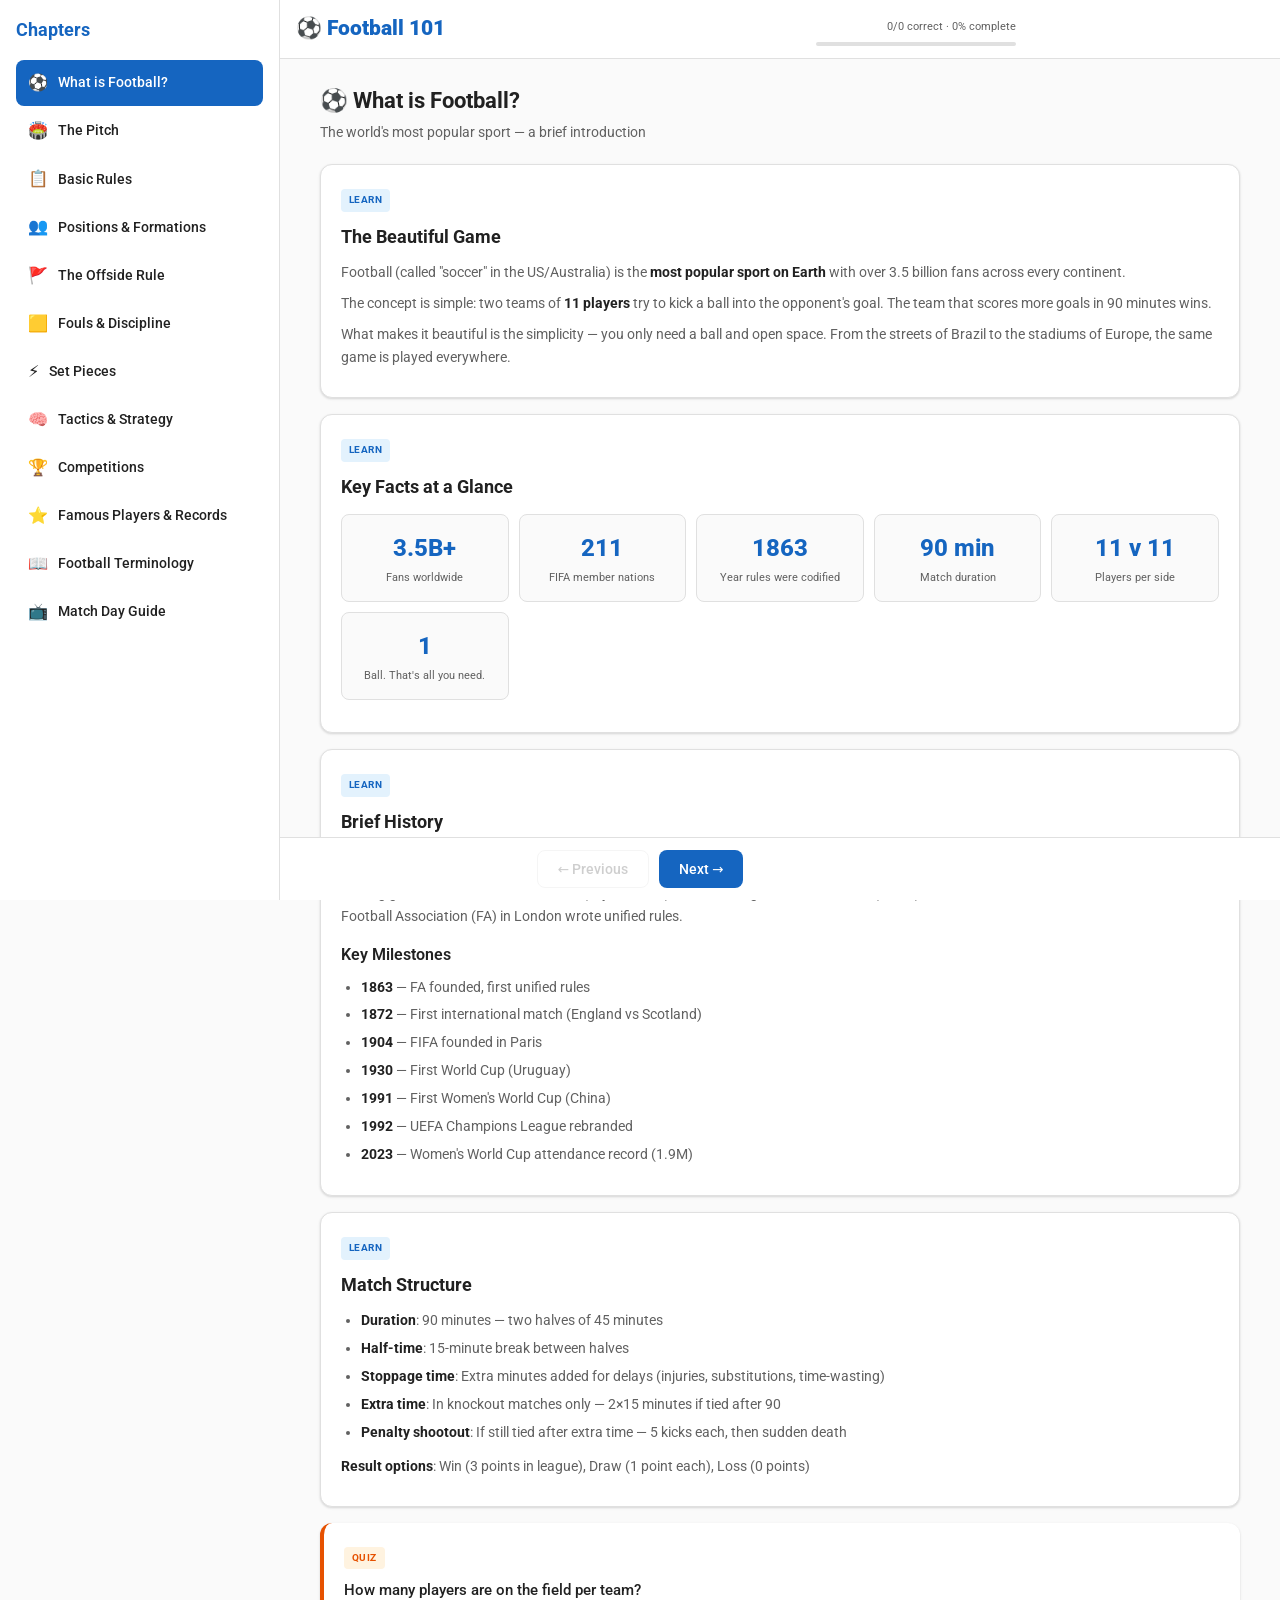
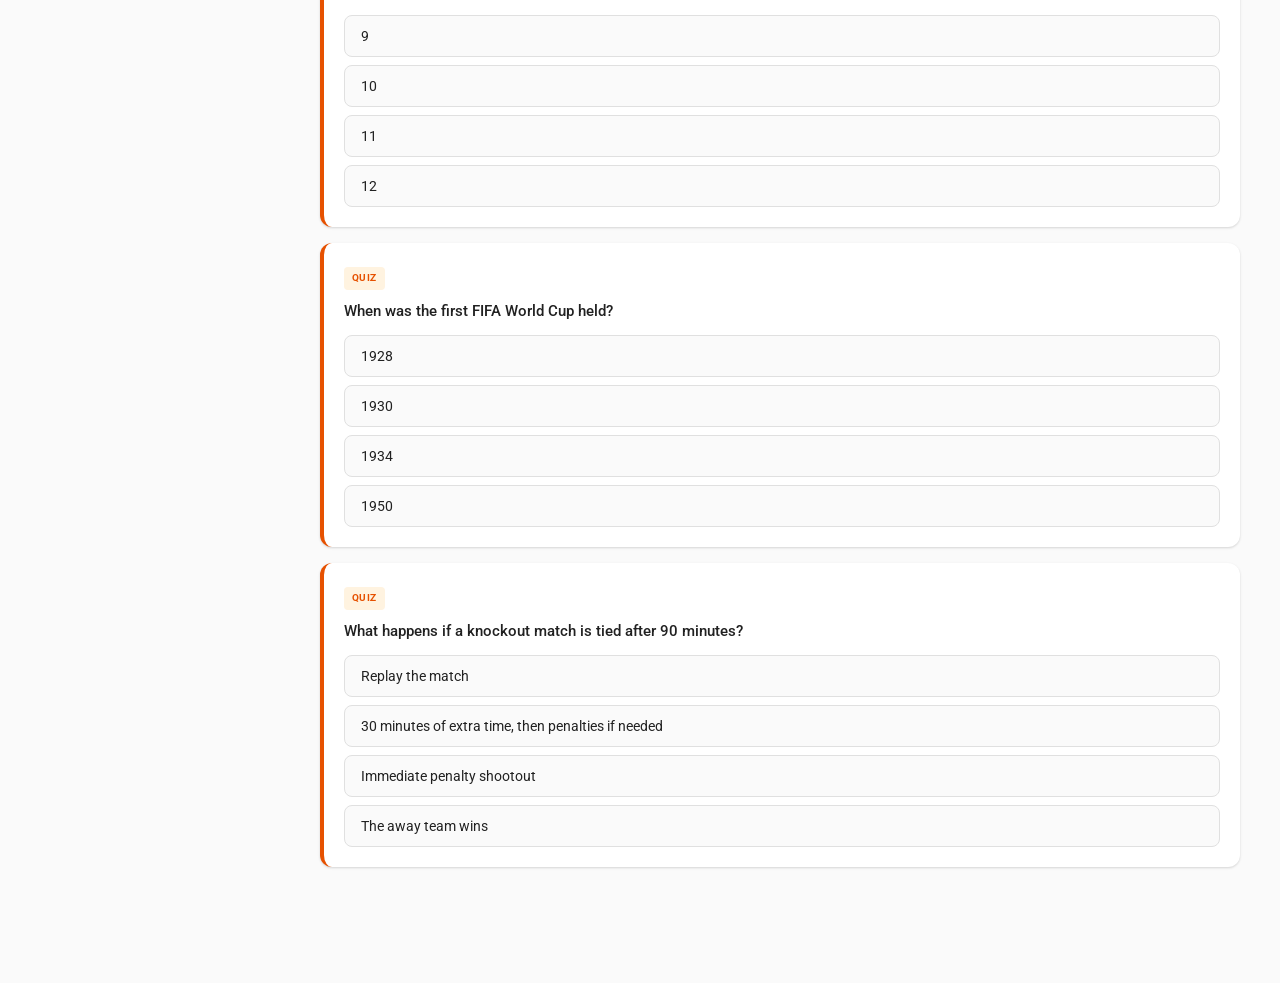
<file: index.html>
<!DOCTYPE html>
<html lang="en">
<head>
<meta charset="UTF-8">
<meta name="viewport" content="width=device-width,initial-scale=1">
<title>Football 101 — Learn the Beautiful Game</title>
<meta name="description" content="A comprehensive interactive tutorial to learn football from scratch — rules, positions, tactics, history, and more.">
<link href="https://fonts.googleapis.com/css2?family=Roboto:wght@400;500;700;900&display=swap" rel="stylesheet">
<link rel="stylesheet" href="css/style.css">
</head>
<body>
<div id="app">
  <header class="app-header">
    <div class="header-content">
      <h1 class="logo">⚽ Football 101</h1>
      <div class="progress-wrap">
        <span class="progress-text" id="progress-text">0% complete</span>
        <div class="progress-bar"><div class="progress-fill" id="progress-fill"></div></div>
      </div>
    </div>
  </header>
  <nav class="sidebar" id="sidebar">
    <div class="sidebar-header">
      <h2>Chapters</h2>
      <button class="sidebar-close" id="sidebar-close">✕</button>
    </div>
    <ul class="nav-list" id="nav-list"></ul>
  </nav>
  <div class="sidebar-overlay" id="sidebar-overlay"></div>
  <main class="main-content" id="main-content">
    <div class="section-container" id="section-container"></div>
    <div class="nav-buttons">
      <button class="btn btn-outline" id="prev-btn" onclick="navigateSection(-1)">← Previous</button>
      <button class="btn btn-menu" id="menu-btn" onclick="toggleSidebar()">☰ Chapters</button>
      <button class="btn btn-primary" id="next-btn" onclick="navigateSection(1)">Next →</button>
    </div>
  </main>
</div>
<script src="js/data.js"></script>
<script src="js/app.js"></script>
</body>
</html>
</file>
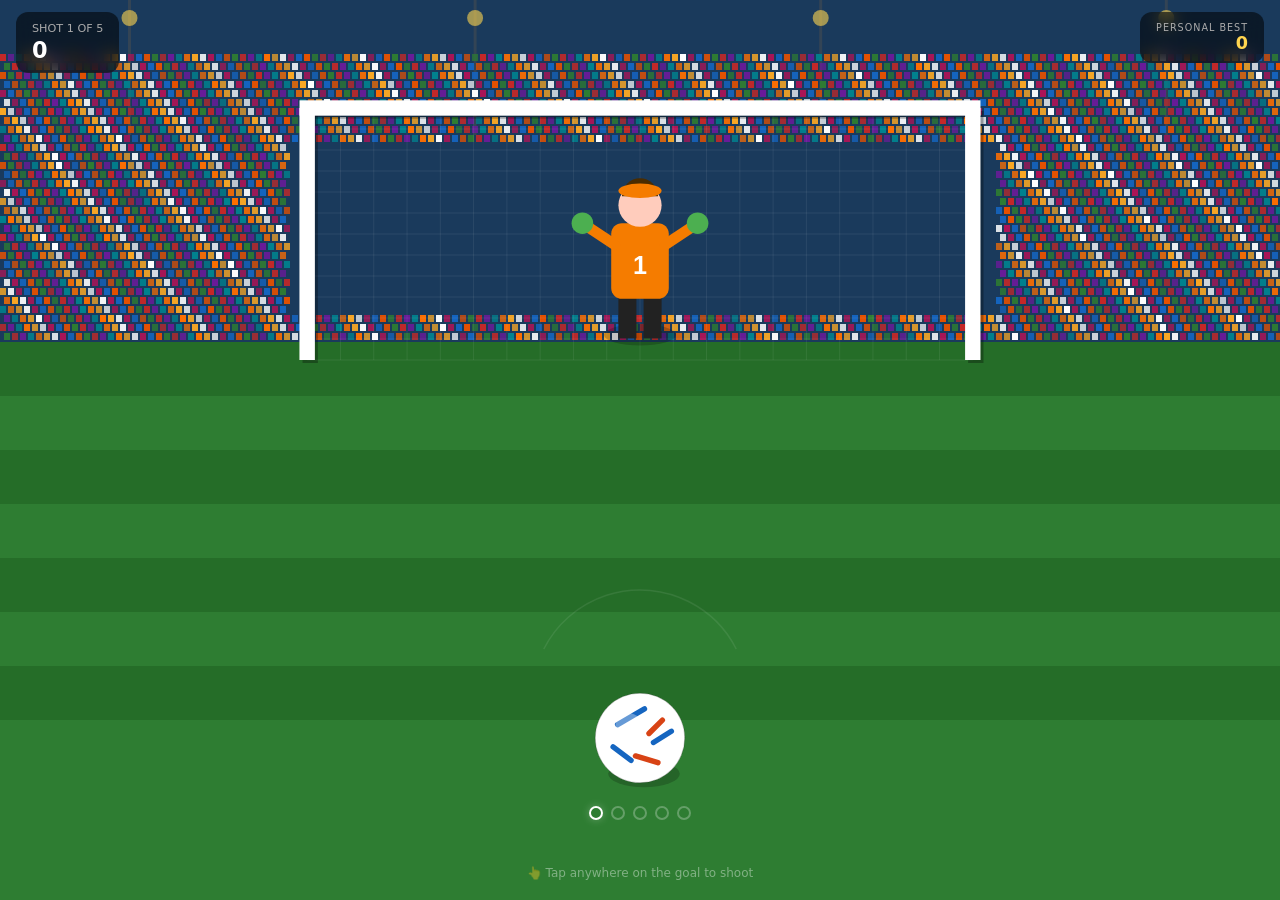
<file: game.html>
<!DOCTYPE html>
<html lang="en">
<head>
<meta charset="UTF-8">
<meta name="viewport" content="width=device-width,initial-scale=1,user-scalable=no">
<title>Penalty Shootout ⚽</title>
<style>
*{box-sizing:border-box;margin:0;padding:0;touch-action:manipulation;-webkit-tap-highlight-color:transparent}
body{font-family:'Segoe UI',system-ui,sans-serif;background:#0a1628;color:#fff;min-height:100vh;overflow:hidden;user-select:none}
canvas{display:block;width:100vw;height:100vh;position:fixed;top:0;left:0}

/* HUD */
.hud{position:fixed;top:0;left:0;right:0;display:flex;justify-content:space-between;align-items:flex-start;padding:12px 16px;z-index:10;pointer-events:none}
.hud-left,.hud-right{background:rgba(0,0,0,.55);backdrop-filter:blur(8px);border-radius:12px;padding:10px 16px}
.hud-left .shots{font-size:.7em;color:#aaa;margin-bottom:2px}
.hud-left .score{font-size:1.4em;font-weight:800}
.hud-right{text-align:right}
.hud-right .label{font-size:.6em;color:#aaa;text-transform:uppercase;letter-spacing:1px}
.hud-right .best{font-size:1.1em;font-weight:700;color:#ffd54f}

/* Shot indicators */
.shot-dots{position:fixed;bottom:80px;left:50%;transform:translateX(-50%);display:flex;gap:8px;z-index:10;pointer-events:none}
.dot{width:14px;height:14px;border-radius:50%;border:2px solid #fff4;background:transparent;transition:all .3s}
.dot.goal{background:#4caf50;border-color:#4caf50;box-shadow:0 0 8px #4caf50}
.dot.miss{background:#f44336;border-color:#f44336;box-shadow:0 0 8px #f44336}
.dot.current{border-color:#fff;box-shadow:0 0 8px #fff4}

/* Messages */
.flash{position:fixed;top:50%;left:50%;transform:translate(-50%,-50%) scale(0);z-index:20;pointer-events:none;text-align:center;transition:transform .2s cubic-bezier(.17,.67,.26,1.4),opacity .3s}
.flash.show{transform:translate(-50%,-50%) scale(1)}
.flash.hide{transform:translate(-50%,-50%) scale(0.8);opacity:0}
.flash h1{font-size:3em;font-weight:900;text-shadow:0 4px 20px rgba(0,0,0,.6)}
.flash p{font-size:1.1em;color:#ddd;margin-top:4px}

/* End screen */
.end-screen{position:fixed;inset:0;background:rgba(5,10,25,.92);backdrop-filter:blur(12px);z-index:30;display:none;flex-direction:column;align-items:center;justify-content:center;gap:12px;text-align:center}
.end-screen.show{display:flex}
.end-screen .emoji{font-size:4em;margin-bottom:8px}
.end-screen h2{font-size:2em;font-weight:800}
.end-screen .result{font-size:1.4em;color:#ffd54f;font-weight:600}
.end-screen .stats{font-size:.8em;color:#999;margin-top:8px}
.end-screen .stats span{color:#ddd}
.play-btn{margin-top:20px;padding:14px 40px;border:none;border-radius:12px;background:#1565c0;color:#fff;font-size:1.1em;font-weight:700;cursor:pointer;transition:transform .1s,background .15s}
.play-btn:hover{background:#1976d2;transform:scale(1.03)}
.play-btn:active{transform:scale(0.97)}

/* Aim instruction */
.aim-hint{position:fixed;bottom:20px;left:50%;transform:translateX(-50%);font-size:.75em;color:#ffffff66;z-index:10;pointer-events:none;transition:opacity .3s}
.aim-hint.hide{opacity:0}

/* Power bar */
.power-wrap{position:fixed;right:16px;top:50%;transform:translateY(-50%);width:16px;height:160px;background:rgba(0,0,0,.4);border-radius:8px;z-index:10;overflow:hidden;display:none;border:1px solid #fff2}
.power-wrap.show{display:block}
.power-fill{position:absolute;bottom:0;left:0;right:0;background:#4caf50;border-radius:6px;transition:height .05s}
</style>
</head>
<body>
<canvas id="c"></canvas>
<div class="hud">
  <div class="hud-left"><div class="shots" id="hud-shots">SHOT 1 OF 5</div><div class="score" id="hud-score">0</div></div>
  <div class="hud-right"><div class="label">Personal Best</div><div class="best" id="hud-best">0</div></div>
</div>
<div class="shot-dots" id="dots"></div>
<div class="flash" id="flash"><h1 id="flash-title"></h1><p id="flash-sub"></p></div>
<div class="end-screen" id="endscreen">
  <div class="emoji" id="end-emoji">🏆</div>
  <h2 id="end-title">Incredible!</h2>
  <div class="result" id="end-result">5 / 5</div>
  <div class="stats" id="end-stats"></div>
  <button class="play-btn" onclick="startGame()">Play Again</button>
</div>
<div class="aim-hint" id="aim-hint">👆 Tap anywhere on the goal to shoot</div>
<script>
// ====== CANVAS SETUP ======
const C=document.getElementById('c'),X=C.getContext('2d');
let W,H,dpr;
function resize(){
  dpr=window.devicePixelRatio||1;
  W=window.innerWidth;H=window.innerHeight;
  C.width=W*dpr;C.height=H*dpr;
  X.setTransform(dpr,0,0,dpr,0,0);
}
window.addEventListener('resize',()=>{resize();render();});
resize();

// ====== GAME STATE ======
const TOTAL=5;
let shot=0,goals=0,results=[],state='aim'; // aim, power, fly, result, done
let aimX=0.5,aimY=0.5; // 0-1 within goal
let gkDive=0,gkDiveT=0;
let ballT=0,ballStart,ballEnd;
let flashTimeout;

// ====== FIELD GEOMETRY (responsive) ======
function geo(){
  const gw=W*0.52,gh=H*0.28;
  const gx=(W-gw)/2,gy=H*0.12;
  const ballY=H*0.82;
  return{gx,gy,gw,gh,ballX:W/2,ballY,cx:W/2,cy:gy+gh/2};
}

// ====== RENDERING ======
function render(){
  const g=geo();
  // Sky gradient (solid color as user prefers)
  X.fillStyle='#1a3a5c';X.fillRect(0,0,W,H*0.45);
  // Stadium lights
  drawLights(g);
  // Crowd
  drawCrowd(g);
  // Grass
  X.fillStyle='#2e7d32';X.fillRect(0,H*0.38,W,H*0.62);
  drawGrassStripes(g);
  // Goal structure
  drawGoal(g);
  // Goalkeeper
  drawKeeper(g);
  // Ball
  drawBall(g);
  // Aim reticle
  if(state==='aim')drawReticle(g);
}

function drawLights(g){
  // Stadium floodlights
  for(let i=0;i<4;i++){
    const x=W*0.1+i*(W*0.27);
    X.fillStyle='#334455';X.fillRect(x,0,3,H*0.15);
    X.fillStyle='#ffd54f';X.globalAlpha=0.6;
    X.beginPath();X.arc(x+1.5,H*0.02,8,0,Math.PI*2);X.fill();
    X.globalAlpha=1;
  }
}

function drawCrowd(g){
  const startY=H*0.06,endY=H*0.38;
  const rows=Math.floor((endY-startY)/9);
  const cols=Math.floor(W/8);
  const colors=['#c62828','#1565c0','#f9a825','#6a1b9a','#e65100','#fff','#00838f','#2e7d32','#ad1457','#ff6f00'];
  // Draw crowd as colored blocks (like a real stadium)
  for(let r=0;r<rows;r++){
    for(let c=0;c<cols;c++){
      const x=c*8+(r%2)*4;
      const y=startY+r*9;
      // Gap for goal area
      if(y>H*0.15&&y<H*0.35&&x>g.gx-20&&x<g.gx+g.gw+20)continue;
      const ci=(r*7+c*3)%colors.length;
      X.fillStyle=colors[ci];
      X.globalAlpha=0.7+Math.random()*0.3;
      X.fillRect(x,y,6,7);
      // Animated cheering after goal
      if(state==='result'&&results[results.length-1]==='goal'&&Math.random()>0.7){
        X.fillRect(x+1,y-4,2,4);// raised arm
      }
    }
  }
  X.globalAlpha=1;
}

function drawGrassStripes(g){
  X.fillStyle='#256d28';
  const stripeH=H*0.06;
  for(let i=0;i<8;i+=2){
    X.fillRect(0,H*0.38+i*stripeH,W,stripeH);
  }
  // Penalty spot
  X.fillStyle='#fff';
  X.beginPath();X.arc(g.ballX,g.ballY-40,3,0,Math.PI*2);X.fill();
  // Penalty arc hint
  X.strokeStyle='#ffffff15';X.lineWidth=1.5;
  X.beginPath();X.arc(g.ballX,g.ballY-40,H*0.12,Math.PI*1.15,Math.PI*1.85);X.stroke();
}

function drawGoal(g){
  const{gx,gy,gw,gh}=g;
  // Net - more realistic mesh
  X.strokeStyle='#ffffff18';X.lineWidth=0.8;
  const netCols=20,netRows=12;
  for(let i=0;i<=netCols;i++){
    const x=gx+i*(gw/netCols);
    X.beginPath();X.moveTo(x,gy);X.lineTo(x,gy+gh);X.stroke();
  }
  for(let i=0;i<=netRows;i++){
    const y=gy+i*(gh/netRows);
    X.beginPath();X.moveTo(gx,y);X.lineTo(gx+gw,y);X.stroke();
  }
  // Goal frame with thickness
  const postW=Math.max(5,W*0.012);
  // Shadow
  X.fillStyle='rgba(0,0,0,.3)';
  X.fillRect(gx-postW/2+3,gy+3,postW,gh);
  X.fillRect(gx+gw-postW/2+3,gy+3,postW,gh);
  X.fillRect(gx+3,gy-postW/2+3,gw,postW);
  // White posts
  X.fillStyle='#fff';
  X.fillRect(gx-postW/2,gy,postW,gh);// left post
  X.fillRect(gx+gw-postW/2,gy,postW,gh);// right post
  X.fillRect(gx-postW/2,gy-postW/2,gw+postW,postW);// crossbar
  // Post highlights (3D effect)
  X.fillStyle='rgba(255,255,255,.3)';
  X.fillRect(gx-postW/2,gy,postW*0.4,gh);
  X.fillRect(gx+gw-postW/2,gy,postW*0.4,gh);
}

function drawKeeper(g){
  const{gx,gy,gw,gh}=g;
  const kx=gx+gw/2;
  const ky=gy+gh*0.6;
  const kScale=Math.min(W,H)/500;
  // Dive animation
  let dx=0,dy=0,angle=0,armSpread=1;
  if(state==='fly'||state==='result'){
    const t=Math.min(1,gkDiveT);
    const ease=t<0.5?2*t*t:1-Math.pow(-2*t+2,2)/2;
    dx=gkDive*gw*0.35*ease;
    dy=-gh*0.1*Math.sin(t*Math.PI);
    angle=gkDive*0.4*ease;
    armSpread=1+ease*1.5;
  }
  X.save();X.translate(kx+dx,ky+dy);X.rotate(angle);X.scale(kScale,kScale);
  // Shadow
  X.fillStyle='rgba(0,0,0,.2)';X.beginPath();X.ellipse(0,42,20,6,0,0,Math.PI*2);X.fill();
  // Legs
  X.fillStyle='#222';X.fillRect(-12,20,10,24);X.fillRect(2,20,10,24);
  // Body (GK jersey - bright color)
  X.fillStyle='#f57c00';
  X.beginPath();X.roundRect(-16,-20,32,42,6);X.fill();
  // Jersey number
  X.fillStyle='#fff';X.font='bold 14px sans-serif';X.textAlign='center';X.fillText('1',0,8);
  // Arms
  X.strokeStyle='#f57c00';X.lineWidth=6;X.lineCap='round';
  X.beginPath();X.moveTo(-14,-8);X.lineTo(-14-18*armSpread,-20*armSpread);X.stroke();
  X.beginPath();X.moveTo(14,-8);X.lineTo(14+18*armSpread,-20*armSpread);X.stroke();
  // Gloves
  X.fillStyle='#4caf50';
  X.beginPath();X.arc(-14-18*armSpread,-20*armSpread,6,0,Math.PI*2);X.fill();
  X.beginPath();X.arc(14+18*armSpread,-20*armSpread,6,0,Math.PI*2);X.fill();
  // Head
  X.fillStyle='#ffccbc';X.beginPath();X.arc(0,-30,12,0,Math.PI*2);X.fill();
  // Hair
  X.fillStyle='#4a2c00';X.beginPath();X.arc(0,-35,10,Math.PI,Math.PI*2);X.fill();
  // Cap
  X.fillStyle='#f57c00';X.beginPath();X.ellipse(0,-38,12,4,0,0,Math.PI*2);X.fill();
  X.restore();
}

function drawBall(g){
  let bx,by,bScale=1,rot=0;
  if(state==='aim'){
    bx=g.ballX;by=g.ballY;
  }else if(state==='fly'){
    const t=ballT;
    const ease=t;// linear for ball
    bx=ballStart.x+(ballEnd.x-ballStart.x)*ease;
    by=ballStart.y+(ballEnd.y-ballStart.y)*ease-Math.sin(t*Math.PI)*H*0.12;
    bScale=1-t*0.45;// perspective shrink
    rot=t*8;
  }else if(state==='result'){
    bx=ballEnd.x;by=ballEnd.y;bScale=0.55;
  }else return;
  const r=Math.max(12,W*0.035)*bScale;
  X.save();X.translate(bx,by);X.rotate(rot);
  // Ball shadow
  X.fillStyle='rgba(0,0,0,.2)';X.beginPath();X.ellipse(4,r*0.8,r*0.8,r*0.3,0,0,Math.PI*2);X.fill();
  // White ball
  X.fillStyle='#fff';X.beginPath();X.arc(0,0,r,0,Math.PI*2);X.fill();
  // FIFA 2026 Connected ball design - angular panels in blue and red/coral
  X.lineWidth=r*0.12;X.lineCap='round';
  // Blue strokes
  X.strokeStyle='#1565c0';
  X.beginPath();X.moveTo(-r*0.5,-r*0.3);X.lineTo(r*0.1,-r*0.65);X.stroke();
  X.beginPath();X.moveTo(r*0.3,r*0.1);X.lineTo(r*0.7,-r*0.15);X.stroke();
  X.beginPath();X.moveTo(-r*0.2,r*0.5);X.lineTo(-r*0.6,r*0.2);X.stroke();
  // Red/coral strokes
  X.strokeStyle='#d84315';
  X.beginPath();X.moveTo(-r*0.1,r*0.4);X.lineTo(r*0.4,r*0.55);X.stroke();
  X.beginPath();X.moveTo(r*0.5,-r*0.4);X.lineTo(r*0.2,-r*0.1);X.stroke();
  // Outline
  X.strokeStyle='#0003';X.lineWidth=1;X.beginPath();X.arc(0,0,r,0,Math.PI*2);X.stroke();
  // Shine
  X.fillStyle='rgba(255,255,255,.35)';X.beginPath();X.arc(-r*0.25,-r*0.25,r*0.3,0,Math.PI*2);X.fill();
  X.restore();
}

function drawReticle(g){
  if(!aimPos)return;
  const{gx,gy,gw,gh}=g;
  const tx=gx+aimX*gw,ty=gy+aimY*gh;
  // Dashed line from ball to target
  X.setLineDash([6,6]);X.strokeStyle='#ffffff40';X.lineWidth=1.5;
  X.beginPath();X.moveTo(g.ballX,g.ballY);X.lineTo(tx,ty);X.stroke();
  X.setLineDash([]);
  // Crosshair
  X.strokeStyle='#fff';X.lineWidth=2;
  const s=14;
  X.beginPath();X.arc(tx,ty,s,0,Math.PI*2);X.stroke();
  X.beginPath();X.moveTo(tx-s*1.4,ty);X.lineTo(tx-s*0.6,ty);X.stroke();
  X.beginPath();X.moveTo(tx+s*0.6,ty);X.lineTo(tx+s*1.4,ty);X.stroke();
  X.beginPath();X.moveTo(tx,ty-s*1.4);X.lineTo(tx,ty-s*0.6);X.stroke();
  X.beginPath();X.moveTo(tx,ty+s*0.6);X.lineTo(tx,ty+s*1.4);X.stroke();
  // Glow
  X.fillStyle='rgba(255,255,255,.06)';X.beginPath();X.arc(tx,ty,s*2,0,Math.PI*2);X.fill();
}

// ====== INPUT ======
let aimPos=null;
function inputPos(e){
  const cx=e.touches?e.touches[0].clientX:e.clientX;
  const cy=e.touches?e.touches[0].clientY:e.clientY;
  return{x:cx,y:cy};
}
function updateAim(pos){
  const g=geo();
  aimX=Math.max(0,Math.min(1,(pos.x-g.gx)/g.gw));
  aimY=Math.max(0,Math.min(1,(pos.y-g.gy)/g.gh));
  aimPos=pos;
}
C.addEventListener('mousemove',e=>{if(state==='aim'){updateAim(inputPos(e));render();}});
C.addEventListener('touchmove',e=>{if(state==='aim'){e.preventDefault();updateAim(inputPos(e));render();}},{passive:false});
C.addEventListener('click',e=>{if(state==='aim')takeShot(inputPos(e));});
C.addEventListener('touchend',e=>{if(state==='aim'&&aimPos)takeShot(aimPos);});

// ====== SHOT LOGIC ======
function takeShot(pos){
  const g=geo();
  updateAim(pos);
  document.getElementById('aim-hint').classList.add('hide');
  // Ball target (in goal coordinates)
  ballStart={x:g.ballX,y:g.ballY};
  ballEnd={x:g.gx+aimX*g.gw,y:g.gy+aimY*g.gh};
  // GK decision
  const relX=aimX-0.5;// -0.5 to 0.5
  const difficulty=0.45;// GK guesses right 45% of time
  if(Math.random()<difficulty){
    gkDive=relX>0.1?1:relX<-0.1?-1:0;
  }else{
    gkDive=(Math.random()-0.5)*2;// random dive
  }
  // Determine outcome
  const cornerDist=Math.abs(relX);
  const heightDist=Math.abs(aimY-0.5);
  const gkReach=0.35+Math.random()*0.2;
  let saved=false;
  if(Math.abs(gkDive-relX*2)<gkReach&&heightDist<0.6){
    saved=true;
  }
  // Post chance (near edges)
  const hitPost=(cornerDist>0.42||aimY<0.05||aimY>0.92)&&Math.random()<0.15;
  // Miss chance (if aiming way outside)
  const missed=aimY<-0.05||aimY>1.05||aimX<-0.05||aimX>1.05;
  // Animate
  state='fly';ballT=0;gkDiveT=0;
  const startTime=performance.now();
  function animate(now){
    const elapsed=(now-startTime)/500;
    ballT=Math.min(1,elapsed);
    gkDiveT=Math.min(1,elapsed*1.2);
    render();
    if(ballT<1){requestAnimationFrame(animate);}
    else{resolveShot(saved,hitPost,missed);}
  }
  requestAnimationFrame(animate);
}

function resolveShot(saved,hitPost,missed){
  state='result';shot++;
  let outcome;
  if(missed){
    outcome='miss';showFlash('😬 MISS!','Wide of the goal',2000);
  }else if(hitPost){
    outcome='miss';showFlash('💥 POST!','Agonizingly close!',2000);
  }else if(saved){
    outcome='miss';showFlash('🧤 SAVED!','Great stop by the keeper',2000);
  }else{
    outcome='goal';goals++;showFlash('⚽ GOOOAL!','',2000);
  }
  results.push(outcome);
  updateHUD();
  // Next shot or end
  setTimeout(()=>{
    if(shot>=TOTAL){endGame();}
    else{state='aim';aimPos=null;render();}
  },2200);
}

// ====== UI HELPERS ======
function showFlash(title,sub,dur){
  const el=document.getElementById('flash');
  document.getElementById('flash-title').textContent=title;
  document.getElementById('flash-sub').textContent=sub;
  el.classList.remove('hide');el.classList.add('show');
  clearTimeout(flashTimeout);
  flashTimeout=setTimeout(()=>{el.classList.remove('show');el.classList.add('hide');},dur);
}

function updateHUD(){
  document.getElementById('hud-shots').textContent=`SHOT ${Math.min(shot+1,TOTAL)} OF ${TOTAL}`;
  document.getElementById('hud-score').textContent=goals;
  document.getElementById('hud-best').textContent=getBest();
  // Dots
  let dots='';
  for(let i=0;i<TOTAL;i++){
    let cls='dot';
    if(i<results.length)cls+=' '+(results[i]==='goal'?'goal':'miss');
    else if(i===results.length)cls+=' current';
    dots+=`<div class="${cls}"></div>`;
  }
  document.getElementById('dots').innerHTML=dots;
}

function getBest(){return parseInt(localStorage.getItem('pk_best')||'0');}
function getGames(){return parseInt(localStorage.getItem('pk_games')||'0');}
function getTotalGoals(){return parseInt(localStorage.getItem('pk_goals')||'0');}

function endGame(){
  state='done';
  const best=getBest();const newBest=goals>best;
  if(newBest)localStorage.setItem('pk_best',goals);
  localStorage.setItem('pk_games',getGames()+1);
  localStorage.setItem('pk_goals',getTotalGoals()+goals);
  const emoji=goals>=5?'🏆':goals>=4?'🌟':goals>=3?'👏':goals>=2?'😐':'😬';
  const titles=['Ouch...','Needs Practice','Decent','Clinical!','Superb!','PERFECT! 🎉'];
  document.getElementById('end-emoji').textContent=emoji;
  document.getElementById('end-title').textContent=titles[goals]||'';
  document.getElementById('end-result').textContent=`${goals} / ${TOTAL} Goals`;
  document.getElementById('end-stats').innerHTML=
    `${newBest?'🎉 NEW BEST! · ':''}Best: <span>${Math.max(best,goals)}</span> · Games: <span>${getGames()}</span> · Career goals: <span>${getTotalGoals()}</span>`;
  document.getElementById('endscreen').classList.add('show');
}

function startGame(){
  shot=0;goals=0;results=[];state='aim';aimPos=null;gkDive=0;gkDiveT=0;
  document.getElementById('endscreen').classList.remove('show');
  document.getElementById('aim-hint').classList.remove('hide');
  updateHUD();render();
}

// ====== INIT ======
startGame();
</script>
</body>
</html>
</file>
<file: css/style.css>
:root{--primary:#1565c0;--primary-light:#e3f2fd;--on-primary:#fff;--surface:#fafafa;--card:#fff;--on-surface:#212121;--on-surface-sec:#616161;--outline:#e0e0e0;--correct:#2e7d32;--correct-bg:#e8f5e9;--wrong:#c62828;--wrong-bg:#ffebee;--quiz-accent:#e65100;--quiz-bg:#fff3e0;--fun-accent:#2e7d32;--fun-bg:#e8f5e9;--shadow:0 1px 3px rgba(0,0,0,.1),0 1px 2px rgba(0,0,0,.06);--shadow-md:0 4px 6px rgba(0,0,0,.07),0 2px 4px rgba(0,0,0,.06);--radius:12px;--radius-sm:8px}
*{box-sizing:border-box;margin:0;padding:0}
body{font-family:'Roboto',system-ui,sans-serif;background:var(--surface);color:var(--on-surface);line-height:1.6;min-height:100vh}

/* Header */
.app-header{position:sticky;top:0;z-index:100;background:var(--card);border-bottom:1px solid var(--outline);padding:12px 16px}
.header-content{max-width:720px;margin:0 auto;display:flex;align-items:center;justify-content:space-between;gap:16px}
.logo{font-size:1.3em;font-weight:900;color:var(--primary);white-space:nowrap}
.progress-wrap{flex:1;max-width:200px;text-align:right}
.progress-text{font-size:.7em;color:var(--on-surface-sec)}
.progress-bar{height:4px;background:var(--outline);border-radius:2px;margin-top:4px;overflow:hidden}
.progress-fill{height:100%;background:var(--primary);border-radius:2px;transition:width .4s ease;width:0}

/* Sidebar */
.sidebar{position:fixed;top:0;left:-300px;width:280px;height:100%;background:var(--card);z-index:200;transition:left .25s ease;overflow-y:auto;box-shadow:var(--shadow-md);padding:16px}
.sidebar.open{left:0}
.sidebar-header{display:flex;justify-content:space-between;align-items:center;margin-bottom:16px}
.sidebar-header h2{font-size:1.1em;color:var(--primary)}
.sidebar-close{background:none;border:none;font-size:1.3em;cursor:pointer;color:var(--on-surface-sec);padding:4px 8px}
.sidebar-overlay{position:fixed;inset:0;background:rgba(0,0,0,.4);z-index:150;display:none}
.sidebar-overlay.show{display:block}
.nav-list{list-style:none}
.nav-list li{margin:2px 0}
.nav-list a{display:flex;align-items:center;gap:10px;padding:10px 12px;border-radius:var(--radius-sm);color:var(--on-surface);text-decoration:none;font-size:.85em;font-weight:500;transition:background .15s}
.nav-list a:hover{background:var(--primary-light)}
.nav-list a.active{background:var(--primary);color:var(--on-primary)}
.nav-list .icon{font-size:1.2em}
.nav-list .check{margin-left:auto;font-size:.8em;color:var(--correct)}

/* Main */
.main-content{max-width:720px;margin:0 auto;padding:16px 16px 100px}
.section-container{min-height:60vh}

/* Cards */
.card{background:var(--card);border-radius:var(--radius);padding:20px;margin-bottom:16px;box-shadow:var(--shadow);border:1px solid var(--outline)}
.card h2{font-size:1.15em;font-weight:700;margin-bottom:10px;color:var(--on-surface)}
.card h3{font-size:1em;font-weight:600;margin:14px 0 6px;color:var(--on-surface)}
.card p{font-size:.9em;color:var(--on-surface-sec);margin-bottom:8px}
.card ul,.card ol{padding-left:20px;margin:8px 0}
.card li{font-size:.88em;color:var(--on-surface-sec);margin:4px 0;line-height:1.7}
.card b,.card strong{color:var(--on-surface)}

/* Badges */
.badge{display:inline-block;font-size:.65em;font-weight:700;text-transform:uppercase;letter-spacing:.4px;padding:3px 8px;border-radius:4px;margin-bottom:10px}
.badge-learn{background:var(--primary-light);color:var(--primary)}
.badge-quiz{background:var(--quiz-bg);color:var(--quiz-accent)}
.badge-fun{background:var(--fun-bg);color:var(--fun-accent)}

/* SVG Diagrams */
.diagram{width:100%;margin:12px 0;border-radius:var(--radius-sm);overflow:hidden;border:1px solid var(--outline)}
.diagram svg{width:100%;height:auto;display:block}

/* Quiz */
.quiz-card{background:var(--card);border-radius:var(--radius);padding:20px;margin-bottom:16px;box-shadow:var(--shadow);border-left:4px solid var(--quiz-accent)}
.quiz-card .question{font-size:.92em;font-weight:500;margin-bottom:12px}
.quiz-card .options{display:flex;flex-direction:column;gap:8px}
.quiz-opt{display:block;width:100%;text-align:left;padding:12px 16px;background:var(--surface);border:1px solid var(--outline);border-radius:var(--radius-sm);font-size:.85em;color:var(--on-surface);cursor:pointer;transition:all .15s;font-family:inherit}
.quiz-opt:hover:not(.done){border-color:var(--primary);background:var(--primary-light)}
.quiz-opt.correct{background:var(--correct-bg);border-color:var(--correct);color:var(--correct);font-weight:500}
.quiz-opt.wrong{background:var(--wrong-bg);border-color:var(--wrong);color:var(--wrong)}
.quiz-opt.done{pointer-events:none;opacity:.55}
.quiz-opt.done.correct{opacity:1}
.quiz-explain{margin-top:10px;font-size:.8em;color:var(--on-surface-sec);padding:10px 12px;background:var(--surface);border-radius:6px;display:none;border-left:3px solid var(--primary)}
.quiz-explain.show{display:block}

/* Scenario boxes */
.scenario{background:var(--surface);border:1px solid var(--outline);border-radius:var(--radius-sm);padding:14px;margin:12px 0}
.scenario h4{font-size:.88em;font-weight:600;margin-bottom:6px}
.scenario p{font-size:.82em;color:var(--on-surface-sec)}

/* Stats */
.stats-grid{display:grid;grid-template-columns:repeat(auto-fill,minmax(140px,1fr));gap:10px;margin:12px 0}
.stat-card{background:var(--surface);border:1px solid var(--outline);border-radius:var(--radius-sm);padding:14px;text-align:center}
.stat-card .num{font-size:1.5em;font-weight:800;color:var(--primary)}
.stat-card .lbl{font-size:.7em;color:var(--on-surface-sec);margin-top:2px}

/* Terms */
.terms-grid{display:grid;grid-template-columns:1fr 1fr;gap:8px 16px;margin:12px 0}
.term-item dt{font-size:.82em;font-weight:700;color:var(--primary)}
.term-item dd{font-size:.76em;color:var(--on-surface-sec);margin-bottom:8px}

/* Interactive elements */
.tab-bar{display:flex;gap:4px;margin:12px 0;overflow-x:auto;padding-bottom:4px}
.tab-btn{padding:6px 14px;border-radius:16px;border:1px solid var(--outline);background:var(--card);color:var(--on-surface-sec);font-size:.78em;font-weight:500;cursor:pointer;white-space:nowrap}
.tab-btn.active{background:var(--primary);color:var(--on-primary);border-color:var(--primary)}
.tab-panel{display:none}
.tab-panel.active{display:block}

/* Navigation buttons */
.nav-buttons{position:fixed;bottom:0;left:0;right:0;background:var(--card);border-top:1px solid var(--outline);padding:12px 16px;display:flex;justify-content:center;gap:10px;z-index:50}
.btn{padding:10px 20px;border-radius:var(--radius-sm);border:none;font-size:.85em;font-weight:500;cursor:pointer;font-family:inherit;transition:all .15s}
.btn-primary{background:var(--primary);color:var(--on-primary)}
.btn-primary:hover{background:#0d47a1}
.btn-outline{background:var(--card);border:1px solid var(--outline);color:var(--on-surface-sec)}
.btn-outline:hover{background:var(--surface)}
.btn-menu{background:var(--surface);border:1px solid var(--outline);color:var(--on-surface)}
.btn:disabled{opacity:.3;cursor:not-allowed}

/* Responsive */
@media(min-width:768px){
  .sidebar{left:0;position:fixed;border-right:1px solid var(--outline);box-shadow:none}
  .sidebar-overlay{display:none!important}
  .sidebar-close{display:none}
  .main-content{margin-left:280px;max-width:none;padding:24px 40px 100px}
  .btn-menu{display:none}
  .header-content{margin-left:280px}
}
</file>
